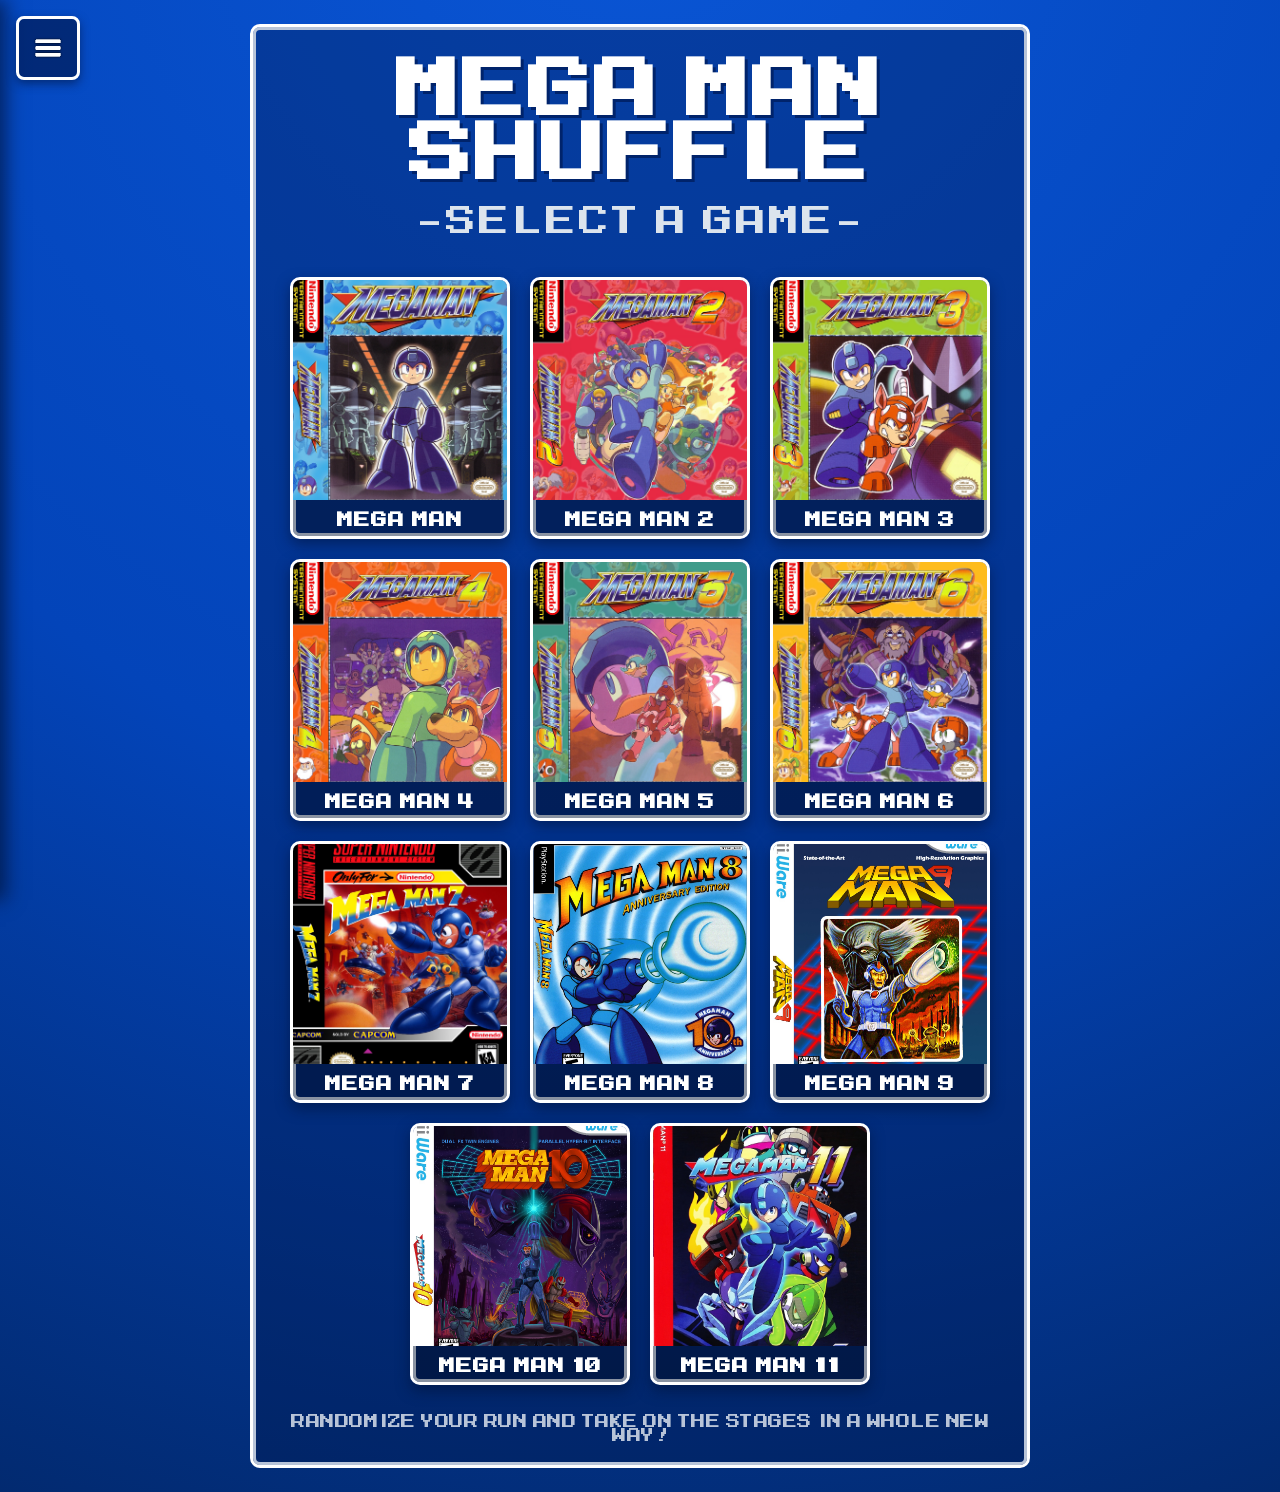
<file: index.html>
<!DOCTYPE html>
<html lang="en">
<head>
    <meta charset="UTF-8">
    <meta name="viewport" content="width=device-width, initial-scale=1.0">
    <title>Mega Man Shuffle</title>
    <link rel="icon" type="image/png" href="assets/favicon.png">
    <link rel="stylesheet" href="style.css">
</head>
<body>
    <button id="menu-btn" type="button" aria-label="Select game" aria-expanded="false" aria-controls="game-menu">
        <img id="menu-icon" alt="">
    </button>
    <div id="menu-overlay" class="menu-overlay"></div>
    <nav id="game-menu" class="game-menu" aria-hidden="true">
        <button id="home-btn" type="button" class="game-option">Home</button>
        <p class="game-menu-title">Classic Series</p>
        <ul id="game-list" class="game-list"></ul>
        <div class="menu-donate">
         <style>.pp-8ZA954SJUMY6G{text-align:left;border:none;border-radius:0.25rem;min-width:11.625rem;padding:0 2rem;height:2.625rem;font-weight:bold;background-color:#FFD140;color:#000000;font-family:'Mega Man 2','Helvetica Neue',Arial,sans-serif;font-size:1rem;line-height:1.25rem;cursor:pointer;}</style>
         <form action="https://www.paypal.com/ncp/payment/8ZA954SJUMY6G" method="post" target="_blank" style="display:inline-grid;justify-items:center;align-content:start;gap:0.5rem;">
         <input class="pp-8ZA954SJUMY6G" type="submit" value="Donate" />
         </form>
        </div>
    </nav>
    
    <section id="home-view" class="home-view">
        <h1 class="home-title">Mega Man Shuffle</h1>
        <br>
        <p class="subtitle">-Select a Game-</p>
        <br>
        <div id="game-covers" class="game-covers"></div>
        <p class="flavor-text">Randomize your run and take on the stages in a whole new way!</p>
    </section>

    <script src="shared/app.js"></script>
</body>
</html>
</file>
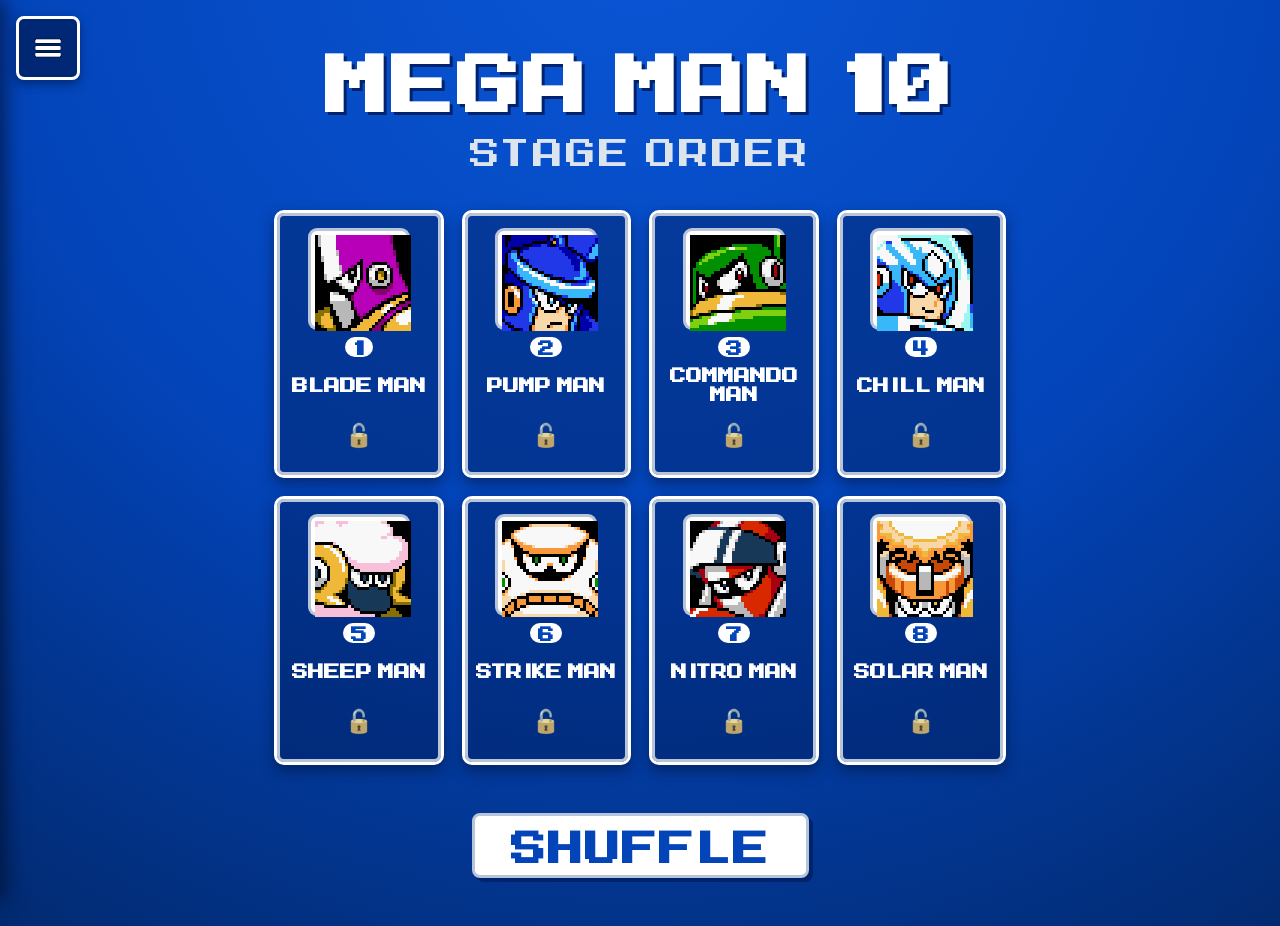
<file: mega-man-10/index.html>
<!DOCTYPE html>
<html lang="en">
<head>
    <meta charset="UTF-8">
    <meta name="viewport" content="width=device-width, initial-scale=1.0">
    <title>Mega Man 10 Shuffle</title>
    <link rel="icon" type="image/png" href="../assets/favicon.png">
    <link rel="stylesheet" href="../style.css">
</head>
<body>
    <button id="menu-btn" type="button" aria-label="Select game" aria-expanded="false" aria-controls="game-menu">
        <img id="menu-icon" alt="">
    </button>
    <div id="menu-overlay" class="menu-overlay"></div>
    <nav id="game-menu" class="game-menu" aria-hidden="true">
        <button id="home-btn" type="button" class="game-option">Home</button>
        <p class="game-menu-title">Classic Series</p>
        <ul id="game-list" class="game-list"></ul>
        <div class="menu-donate">
         <style>.pp-8ZA954SJUMY6G{text-align:left;border:none;border-radius:0.25rem;min-width:11.625rem;padding:0 2rem;height:2.625rem;font-weight:bold;background-color:#FFD140;color:#000000;font-family:'Mega Man 2','Helvetica Neue',Arial,sans-serif;font-size:1rem;line-height:1.25rem;cursor:pointer;}</style>
         <form action="https://www.paypal.com/ncp/payment/8ZA954SJUMY6G" method="post" target="_blank" style="display:inline-grid;justify-items:center;align-content:start;gap:0.5rem;">
         <input class="pp-8ZA954SJUMY6G" type="submit" value="Donate" />
         </form>
        </div>
    </nav>

    <main id="game-view" class="container" data-game-id="10">
        <h1 id="game-title"></h1>
        <br>
        <p class="subtitle">Stage Order</p>
        <br>
        <div id="boss-grid" class="boss-grid"></div>
        <br>

        <button id="shuffle-btn" type="button">Shuffle</button>
    </main>

    <script src="../shared/app.js"></script>
</body>
</html>
</file>
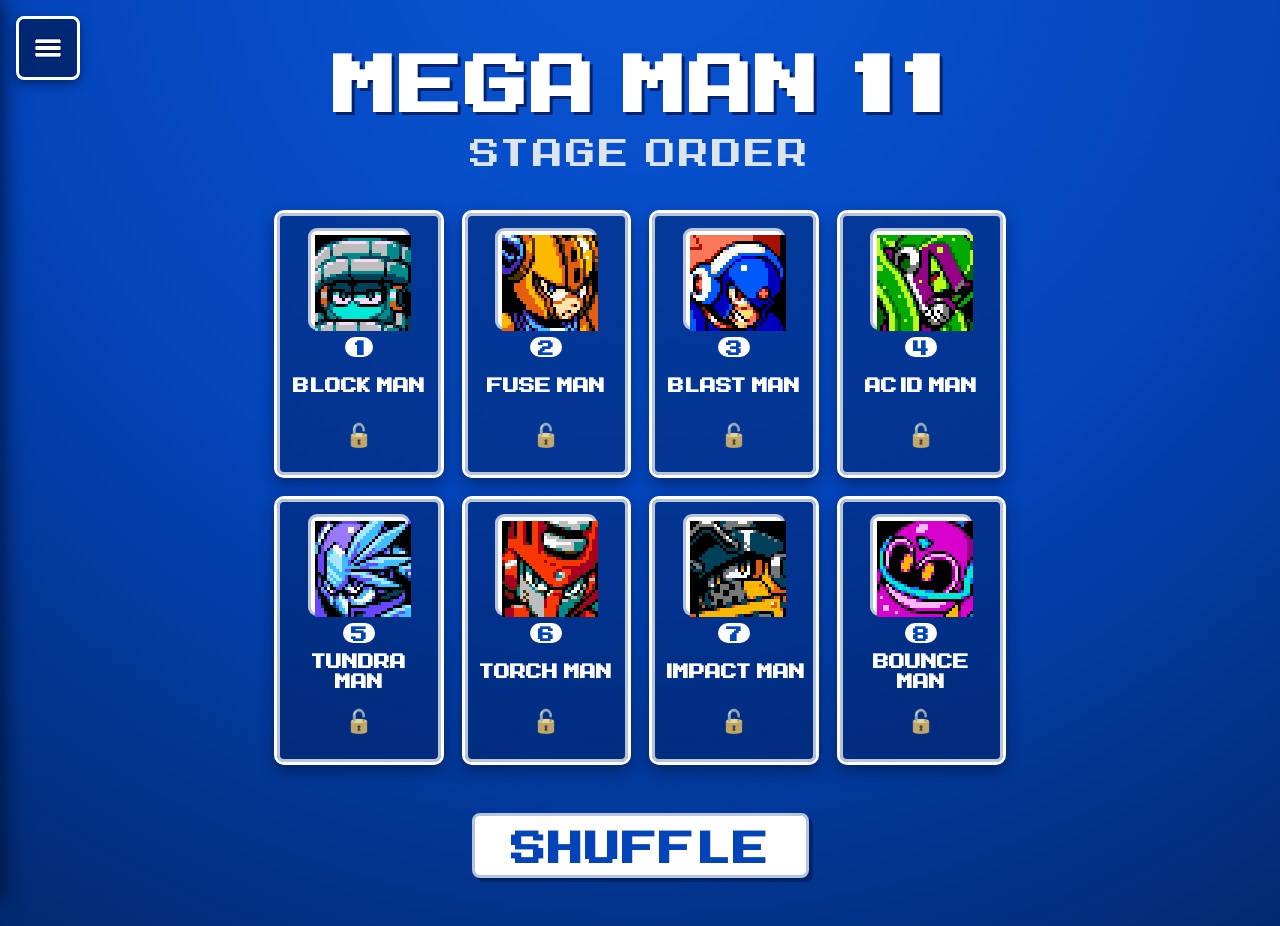
<file: mega-man-11/index.html>
<!DOCTYPE html>
<html lang="en">
<head>
    <meta charset="UTF-8">
    <meta name="viewport" content="width=device-width, initial-scale=1.0">
    <title>Mega Man 11 Shuffle</title>
    <link rel="icon" type="image/png" href="../assets/favicon.png">
    <link rel="stylesheet" href="../style.css">
</head>
<body>
    <button id="menu-btn" type="button" aria-label="Select game" aria-expanded="false" aria-controls="game-menu">
        <img id="menu-icon" alt="">
    </button>
    <div id="menu-overlay" class="menu-overlay"></div>
    <nav id="game-menu" class="game-menu" aria-hidden="true">
        <button id="home-btn" type="button" class="game-option">Home</button>
        <p class="game-menu-title">Classic Series</p>
        <ul id="game-list" class="game-list"></ul>
        <div class="menu-donate">
         <style>.pp-8ZA954SJUMY6G{text-align:left;border:none;border-radius:0.25rem;min-width:11.625rem;padding:0 2rem;height:2.625rem;font-weight:bold;background-color:#FFD140;color:#000000;font-family:'Mega Man 2','Helvetica Neue',Arial,sans-serif;font-size:1rem;line-height:1.25rem;cursor:pointer;}</style>
         <form action="https://www.paypal.com/ncp/payment/8ZA954SJUMY6G" method="post" target="_blank" style="display:inline-grid;justify-items:center;align-content:start;gap:0.5rem;">
         <input class="pp-8ZA954SJUMY6G" type="submit" value="Donate" />
         </form>
        </div>
    </nav>

    <main id="game-view" class="container" data-game-id="11">
        <h1 id="game-title"></h1>
        <br>
        <p class="subtitle">Stage Order</p>
        <br>
        <div id="boss-grid" class="boss-grid"></div>
        <br>

        <button id="shuffle-btn" type="button">Shuffle</button>
    </main>

    <script src="../shared/app.js"></script>
</body>
</html>
</file>
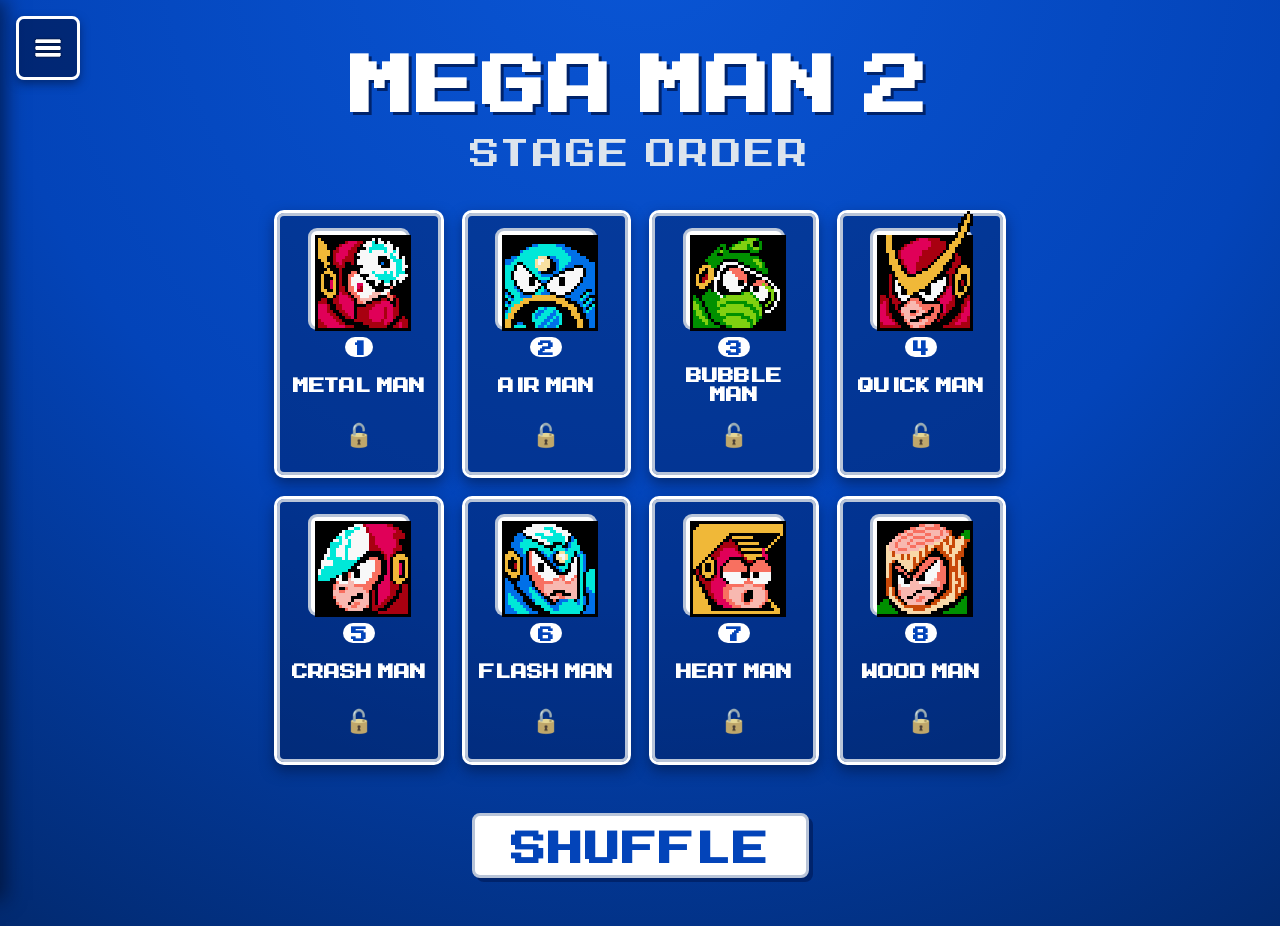
<file: mega-man-2/index.html>
<!DOCTYPE html>
<html lang="en">
<head>
    <meta charset="UTF-8">
    <meta name="viewport" content="width=device-width, initial-scale=1.0">
    <title>Mega Man 2 Shuffle</title>
    <link rel="icon" type="image/png" href="../assets/favicon.png">
    <link rel="stylesheet" href="../style.css">
</head>
<body>
    <button id="menu-btn" type="button" aria-label="Select game" aria-expanded="false" aria-controls="game-menu">
        <img id="menu-icon" alt="">
    </button>
    <div id="menu-overlay" class="menu-overlay"></div>
    <nav id="game-menu" class="game-menu" aria-hidden="true">
        <button id="home-btn" type="button" class="game-option">Home</button>
        <p class="game-menu-title">Classic Series</p>
        <ul id="game-list" class="game-list"></ul>
        <div class="menu-donate">
         <style>.pp-8ZA954SJUMY6G{text-align:left;border:none;border-radius:0.25rem;min-width:11.625rem;padding:0 2rem;height:2.625rem;font-weight:bold;background-color:#FFD140;color:#000000;font-family:'Mega Man 2','Helvetica Neue',Arial,sans-serif;font-size:1rem;line-height:1.25rem;cursor:pointer;}</style>
         <form action="https://www.paypal.com/ncp/payment/8ZA954SJUMY6G" method="post" target="_blank" style="display:inline-grid;justify-items:center;align-content:start;gap:0.5rem;">
         <input class="pp-8ZA954SJUMY6G" type="submit" value="Donate" />
         </form>
        </div>
    </nav>

    <main id="game-view" class="container" data-game-id="2">
        <h1 id="game-title"></h1>
        <br>
        <p class="subtitle">Stage Order</p>
        <br>
        <div id="boss-grid" class="boss-grid"></div>
        <br>

        <button id="shuffle-btn" type="button">Shuffle</button>
    </main>

    <script src="../shared/app.js"></script>
</body>
</html>
</file>
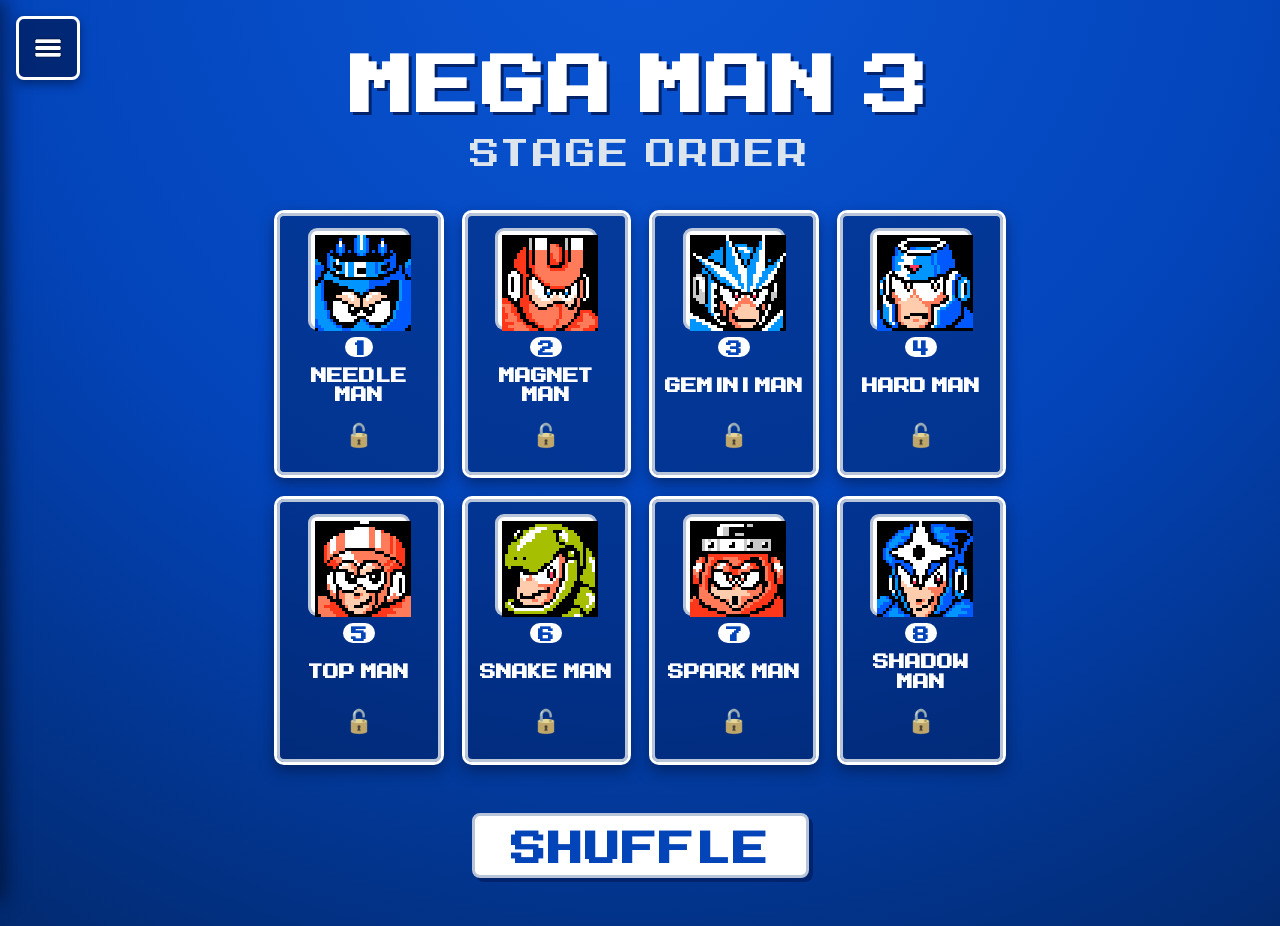
<file: mega-man-3/index.html>
<!DOCTYPE html>
<html lang="en">
<head>
    <meta charset="UTF-8">
    <meta name="viewport" content="width=device-width, initial-scale=1.0">
    <title>Mega Man 3 Shuffle</title>
    <link rel="icon" type="image/png" href="../assets/favicon.png">
    <link rel="stylesheet" href="../style.css">
</head>
<body>
    <button id="menu-btn" type="button" aria-label="Select game" aria-expanded="false" aria-controls="game-menu">
        <img id="menu-icon" alt="">
    </button>
    <div id="menu-overlay" class="menu-overlay"></div>
    <nav id="game-menu" class="game-menu" aria-hidden="true">
        <button id="home-btn" type="button" class="game-option">Home</button>
        <p class="game-menu-title">Classic Series</p>
        <ul id="game-list" class="game-list"></ul>
        <div class="menu-donate">
         <style>.pp-8ZA954SJUMY6G{text-align:left;border:none;border-radius:0.25rem;min-width:11.625rem;padding:0 2rem;height:2.625rem;font-weight:bold;background-color:#FFD140;color:#000000;font-family:'Mega Man 2','Helvetica Neue',Arial,sans-serif;font-size:1rem;line-height:1.25rem;cursor:pointer;}</style>
         <form action="https://www.paypal.com/ncp/payment/8ZA954SJUMY6G" method="post" target="_blank" style="display:inline-grid;justify-items:center;align-content:start;gap:0.5rem;">
         <input class="pp-8ZA954SJUMY6G" type="submit" value="Donate" />
         </form>
        </div>
    </nav>

    <main id="game-view" class="container" data-game-id="3">
        <h1 id="game-title"></h1>
        <br>
        <p class="subtitle">Stage Order</p>
        <br>
        <div id="boss-grid" class="boss-grid"></div>
        <br>

        <button id="shuffle-btn" type="button">Shuffle</button>
    </main>

    <script src="../shared/app.js"></script>
</body>
</html>
</file>
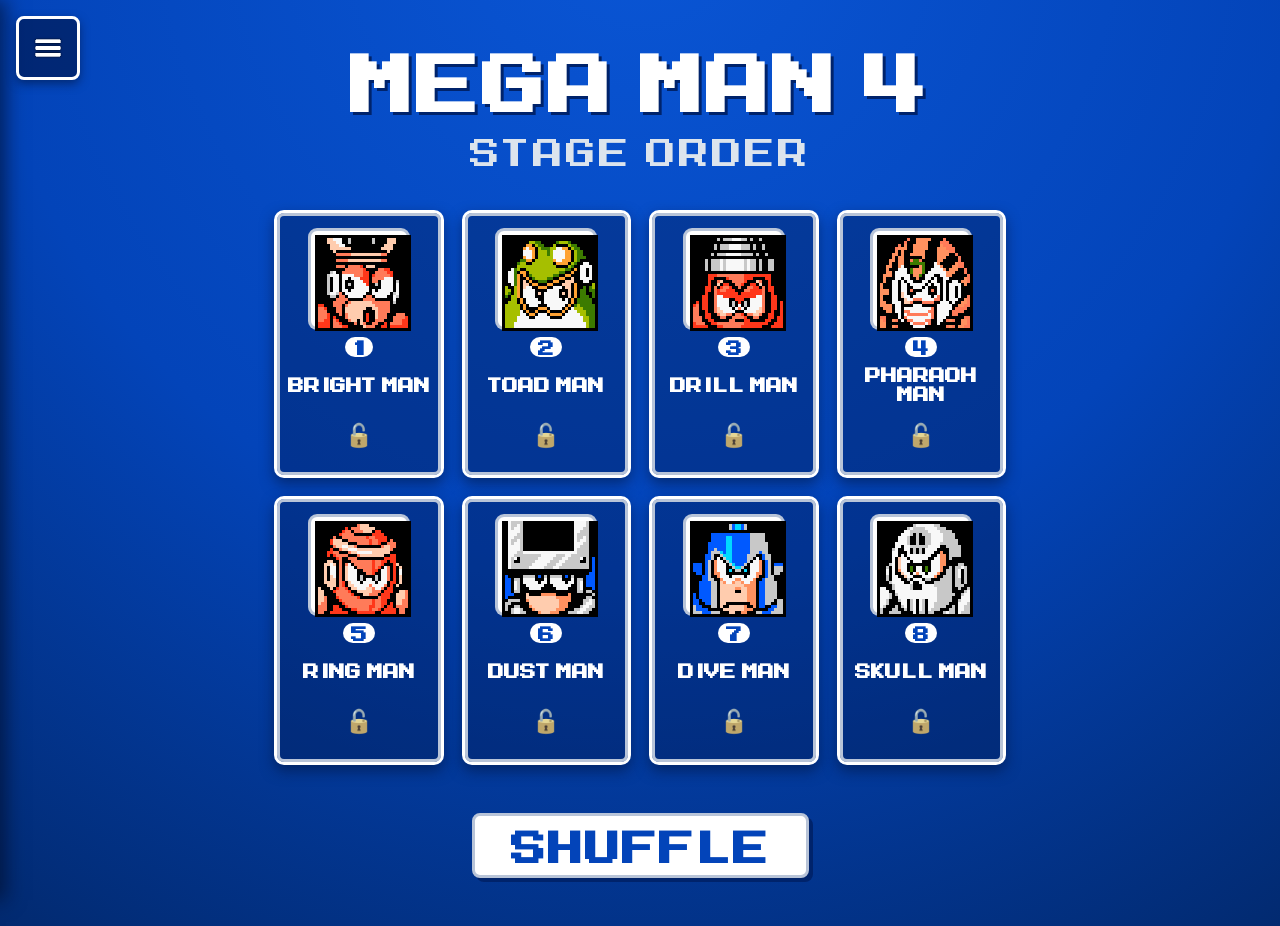
<file: mega-man-4/index.html>
<!DOCTYPE html>
<html lang="en">
<head>
    <meta charset="UTF-8">
    <meta name="viewport" content="width=device-width, initial-scale=1.0">
    <title>Mega Man 4 Shuffle</title>
    <link rel="icon" type="image/png" href="../assets/favicon.png">
    <link rel="stylesheet" href="../style.css">
</head>
<body>
    <button id="menu-btn" type="button" aria-label="Select game" aria-expanded="false" aria-controls="game-menu">
        <img id="menu-icon" alt="">
    </button>
    <div id="menu-overlay" class="menu-overlay"></div>
    <nav id="game-menu" class="game-menu" aria-hidden="true">
        <button id="home-btn" type="button" class="game-option">Home</button>
        <p class="game-menu-title">Classic Series</p>
        <ul id="game-list" class="game-list"></ul>
        <div class="menu-donate">
         <style>.pp-8ZA954SJUMY6G{text-align:left;border:none;border-radius:0.25rem;min-width:11.625rem;padding:0 2rem;height:2.625rem;font-weight:bold;background-color:#FFD140;color:#000000;font-family:'Mega Man 2','Helvetica Neue',Arial,sans-serif;font-size:1rem;line-height:1.25rem;cursor:pointer;}</style>
         <form action="https://www.paypal.com/ncp/payment/8ZA954SJUMY6G" method="post" target="_blank" style="display:inline-grid;justify-items:center;align-content:start;gap:0.5rem;">
         <input class="pp-8ZA954SJUMY6G" type="submit" value="Donate" />
         </form>
        </div>
    </nav>

    <main id="game-view" class="container" data-game-id="4">
        <h1 id="game-title"></h1>
        <br>
        <p class="subtitle">Stage Order</p>
        <br>
        <div id="boss-grid" class="boss-grid"></div>
        <br>

        <button id="shuffle-btn" type="button">Shuffle</button>
    </main>

    <script src="../shared/app.js"></script>
</body>
</html>
</file>
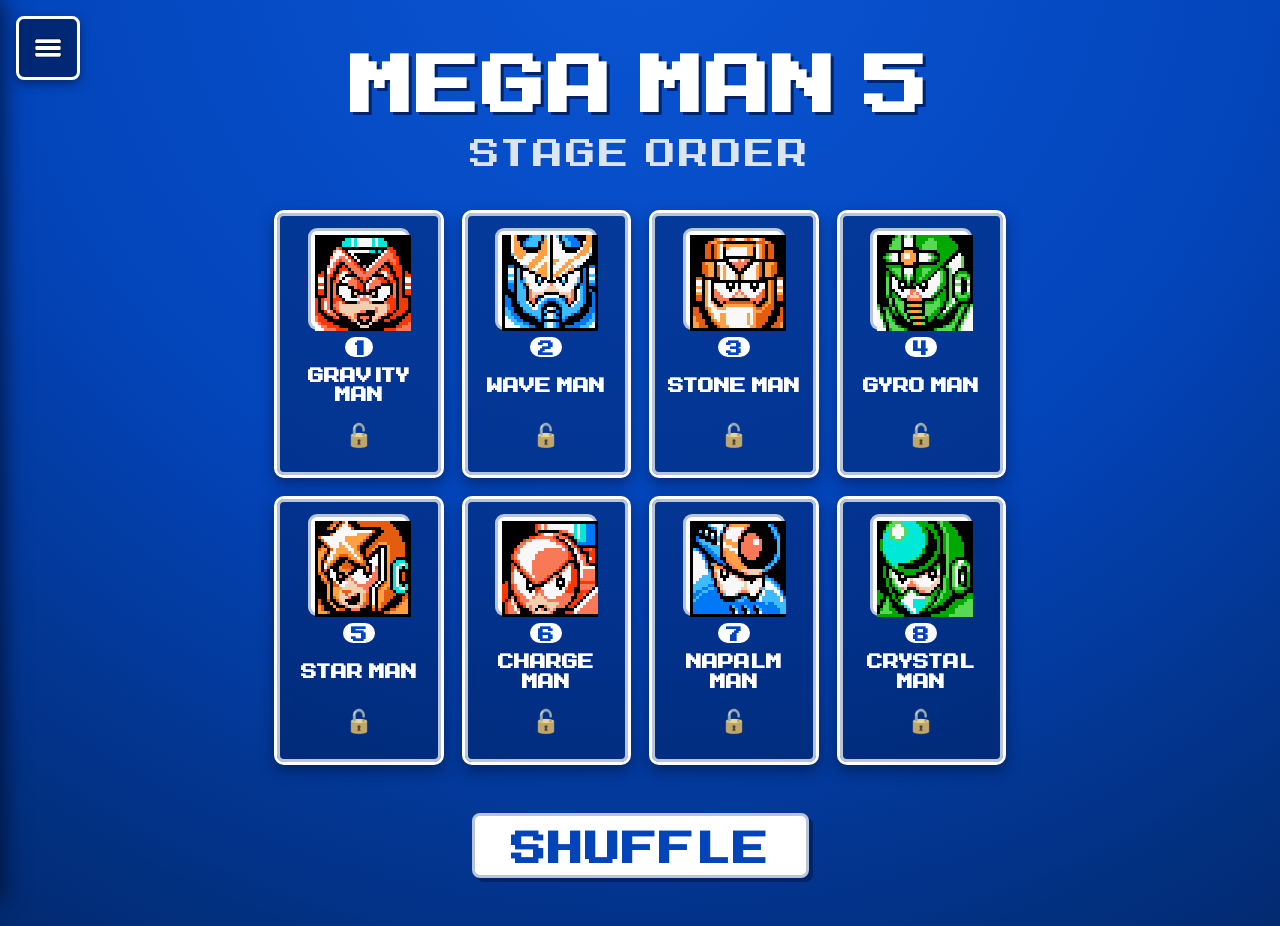
<file: mega-man-5/index.html>
<!DOCTYPE html>
<html lang="en">
<head>
    <meta charset="UTF-8">
    <meta name="viewport" content="width=device-width, initial-scale=1.0">
    <title>Mega Man 5 Shuffle</title>
    <link rel="icon" type="image/png" href="../assets/favicon.png">
    <link rel="stylesheet" href="../style.css">
</head>
<body>
    <button id="menu-btn" type="button" aria-label="Select game" aria-expanded="false" aria-controls="game-menu">
        <img id="menu-icon" alt="">
    </button>
    <div id="menu-overlay" class="menu-overlay"></div>
    <nav id="game-menu" class="game-menu" aria-hidden="true">
        <button id="home-btn" type="button" class="game-option">Home</button>
        <p class="game-menu-title">Classic Series</p>
        <ul id="game-list" class="game-list"></ul>
        <div class="menu-donate">
         <style>.pp-8ZA954SJUMY6G{text-align:left;border:none;border-radius:0.25rem;min-width:11.625rem;padding:0 2rem;height:2.625rem;font-weight:bold;background-color:#FFD140;color:#000000;font-family:'Mega Man 2','Helvetica Neue',Arial,sans-serif;font-size:1rem;line-height:1.25rem;cursor:pointer;}</style>
         <form action="https://www.paypal.com/ncp/payment/8ZA954SJUMY6G" method="post" target="_blank" style="display:inline-grid;justify-items:center;align-content:start;gap:0.5rem;">
         <input class="pp-8ZA954SJUMY6G" type="submit" value="Donate" />
         </form>
        </div>
    </nav>

    <main id="game-view" class="container" data-game-id="5">
        <h1 id="game-title"></h1>
        <br>
        <p class="subtitle">Stage Order</p>
        <br>
        <div id="boss-grid" class="boss-grid"></div>
        <br>

        <button id="shuffle-btn" type="button">Shuffle</button>
    </main>

    <script src="../shared/app.js"></script>
</body>
</html>
</file>
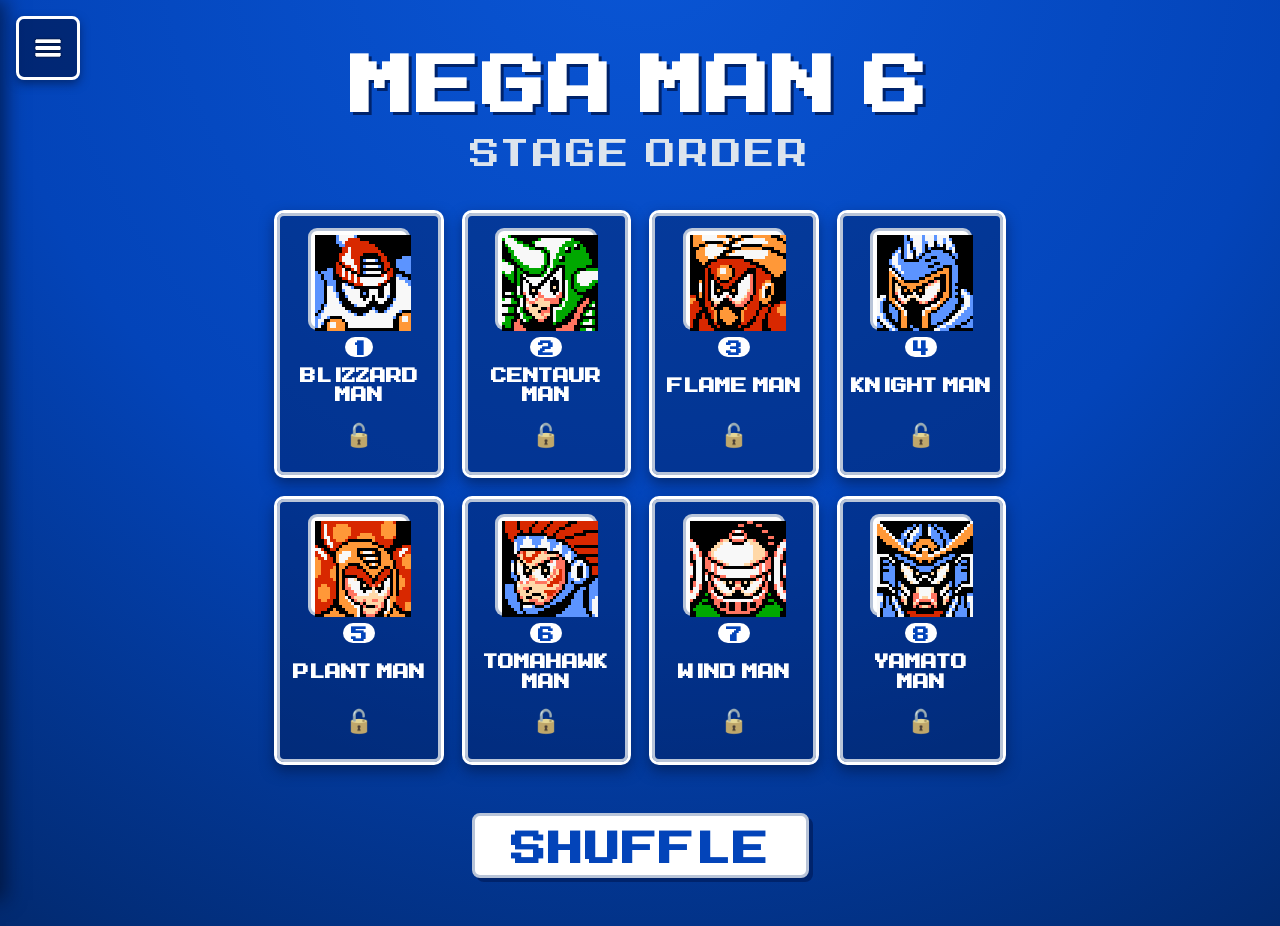
<file: mega-man-6/index.html>
<!DOCTYPE html>
<html lang="en">
<head>
    <meta charset="UTF-8">
    <meta name="viewport" content="width=device-width, initial-scale=1.0">
    <title>Mega Man 6 Shuffle</title>
    <link rel="icon" type="image/png" href="../assets/favicon.png">
    <link rel="stylesheet" href="../style.css">
</head>
<body>
    <button id="menu-btn" type="button" aria-label="Select game" aria-expanded="false" aria-controls="game-menu">
        <img id="menu-icon" alt="">
    </button>
    <div id="menu-overlay" class="menu-overlay"></div>
    <nav id="game-menu" class="game-menu" aria-hidden="true">
        <button id="home-btn" type="button" class="game-option">Home</button>
        <p class="game-menu-title">Classic Series</p>
        <ul id="game-list" class="game-list"></ul>
        <div class="menu-donate">
         <style>.pp-8ZA954SJUMY6G{text-align:left;border:none;border-radius:0.25rem;min-width:11.625rem;padding:0 2rem;height:2.625rem;font-weight:bold;background-color:#FFD140;color:#000000;font-family:'Mega Man 2','Helvetica Neue',Arial,sans-serif;font-size:1rem;line-height:1.25rem;cursor:pointer;}</style>
         <form action="https://www.paypal.com/ncp/payment/8ZA954SJUMY6G" method="post" target="_blank" style="display:inline-grid;justify-items:center;align-content:start;gap:0.5rem;">
         <input class="pp-8ZA954SJUMY6G" type="submit" value="Donate" />
         </form>
        </div>
    </nav>

    <main id="game-view" class="container" data-game-id="6">
        <h1 id="game-title"></h1>
        <br>
        <p class="subtitle">Stage Order</p>
        <br>
        <div id="boss-grid" class="boss-grid"></div>
        <br>

        <button id="shuffle-btn" type="button">Shuffle</button>
    </main>

    <script src="../shared/app.js"></script>
</body>
</html>
</file>
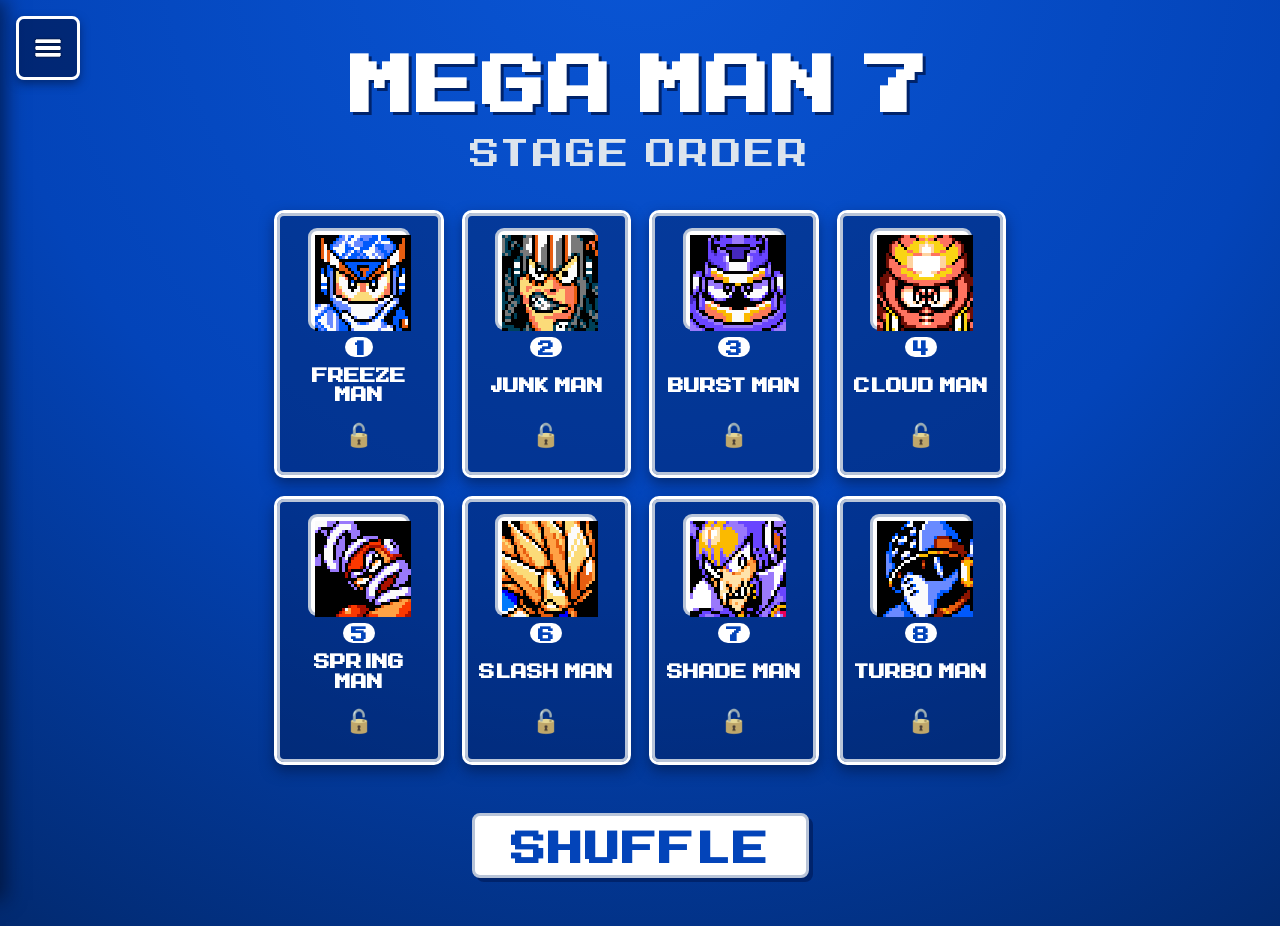
<file: mega-man-7/index.html>
<!DOCTYPE html>
<html lang="en">
<head>
    <meta charset="UTF-8">
    <meta name="viewport" content="width=device-width, initial-scale=1.0">
    <title>Mega Man 7 Shuffle</title>
    <link rel="icon" type="image/png" href="../assets/favicon.png">
    <link rel="stylesheet" href="../style.css">
</head>
<body>
    <button id="menu-btn" type="button" aria-label="Select game" aria-expanded="false" aria-controls="game-menu">
        <img id="menu-icon" alt="">
    </button>
    <div id="menu-overlay" class="menu-overlay"></div>
    <nav id="game-menu" class="game-menu" aria-hidden="true">
        <button id="home-btn" type="button" class="game-option">Home</button>
        <p class="game-menu-title">Classic Series</p>
        <ul id="game-list" class="game-list"></ul>
        <div class="menu-donate">
         <style>.pp-8ZA954SJUMY6G{text-align:left;border:none;border-radius:0.25rem;min-width:11.625rem;padding:0 2rem;height:2.625rem;font-weight:bold;background-color:#FFD140;color:#000000;font-family:'Mega Man 2','Helvetica Neue',Arial,sans-serif;font-size:1rem;line-height:1.25rem;cursor:pointer;}</style>
         <form action="https://www.paypal.com/ncp/payment/8ZA954SJUMY6G" method="post" target="_blank" style="display:inline-grid;justify-items:center;align-content:start;gap:0.5rem;">
         <input class="pp-8ZA954SJUMY6G" type="submit" value="Donate" />
         </form>
        </div>
    </nav>

    <main id="game-view" class="container" data-game-id="7">
        <h1 id="game-title"></h1>
        <br>
        <p class="subtitle">Stage Order</p>
        <br>
        <div id="boss-grid" class="boss-grid"></div>
        <br>

        <button id="shuffle-btn" type="button">Shuffle</button>
    </main>

    <script src="../shared/app.js"></script>
</body>
</html>
</file>
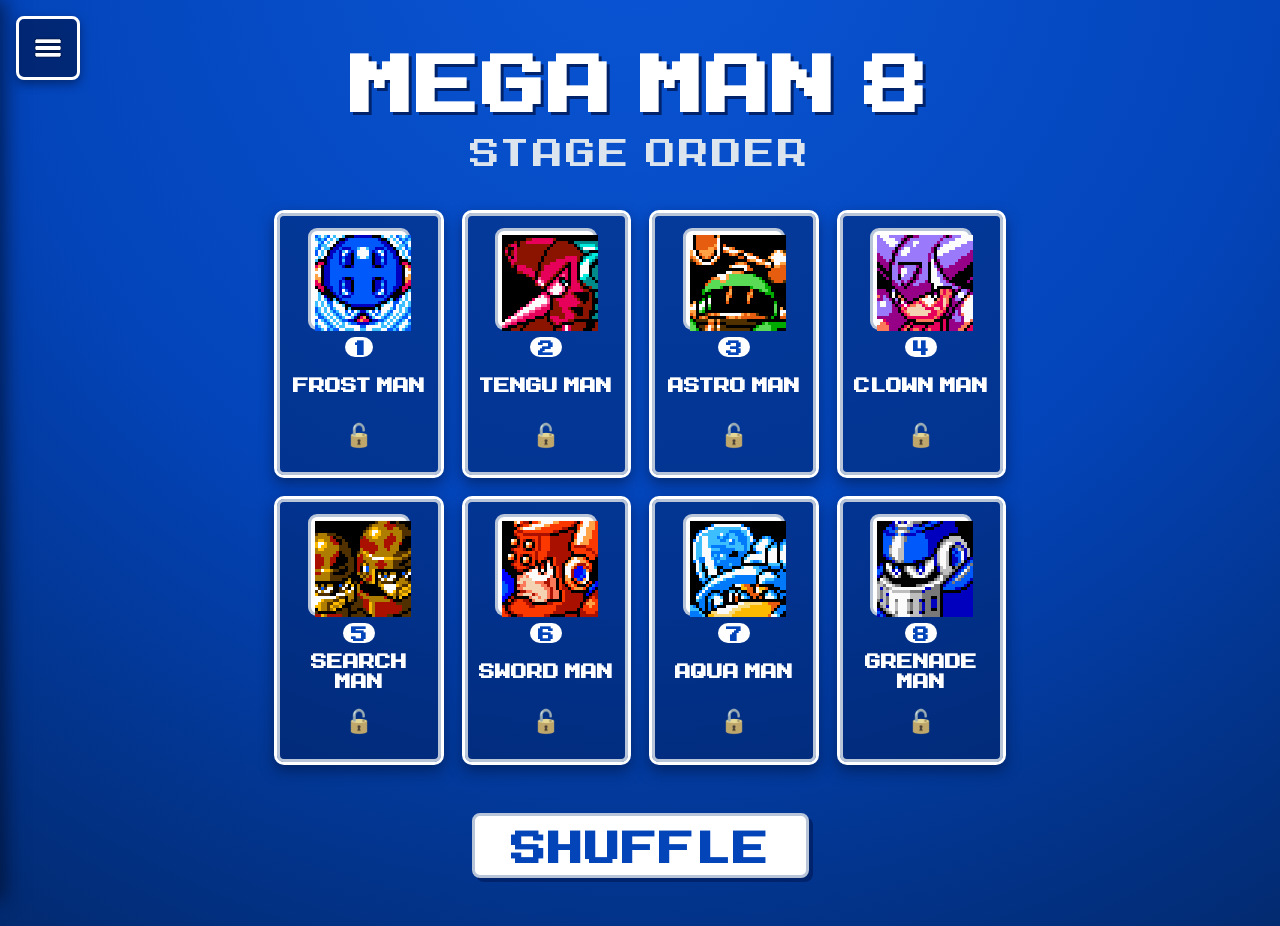
<file: mega-man-8/index.html>
<!DOCTYPE html>
<html lang="en">
<head>
    <meta charset="UTF-8">
    <meta name="viewport" content="width=device-width, initial-scale=1.0">
    <title>Mega Man 8 Shuffle</title>
    <link rel="icon" type="image/png" href="../assets/favicon.png">
    <link rel="stylesheet" href="../style.css">
</head>
<body>
    <button id="menu-btn" type="button" aria-label="Select game" aria-expanded="false" aria-controls="game-menu">
        <img id="menu-icon" alt="">
    </button>
    <div id="menu-overlay" class="menu-overlay"></div>
    <nav id="game-menu" class="game-menu" aria-hidden="true">
        <button id="home-btn" type="button" class="game-option">Home</button>
        <p class="game-menu-title">Classic Series</p>
        <ul id="game-list" class="game-list"></ul>
        <div class="menu-donate">
         <style>.pp-8ZA954SJUMY6G{text-align:left;border:none;border-radius:0.25rem;min-width:11.625rem;padding:0 2rem;height:2.625rem;font-weight:bold;background-color:#FFD140;color:#000000;font-family:'Mega Man 2','Helvetica Neue',Arial,sans-serif;font-size:1rem;line-height:1.25rem;cursor:pointer;}</style>
         <form action="https://www.paypal.com/ncp/payment/8ZA954SJUMY6G" method="post" target="_blank" style="display:inline-grid;justify-items:center;align-content:start;gap:0.5rem;">
         <input class="pp-8ZA954SJUMY6G" type="submit" value="Donate" />
         </form>
        </div>
    </nav>

    <main id="game-view" class="container" data-game-id="8">
        <h1 id="game-title"></h1>
        <br>
        <p class="subtitle">Stage Order</p>
        <br>
        <div id="boss-grid" class="boss-grid"></div>
        <br>

        <button id="shuffle-btn" type="button">Shuffle</button>
    </main>

    <script src="../shared/app.js"></script>
</body>
</html>
</file>
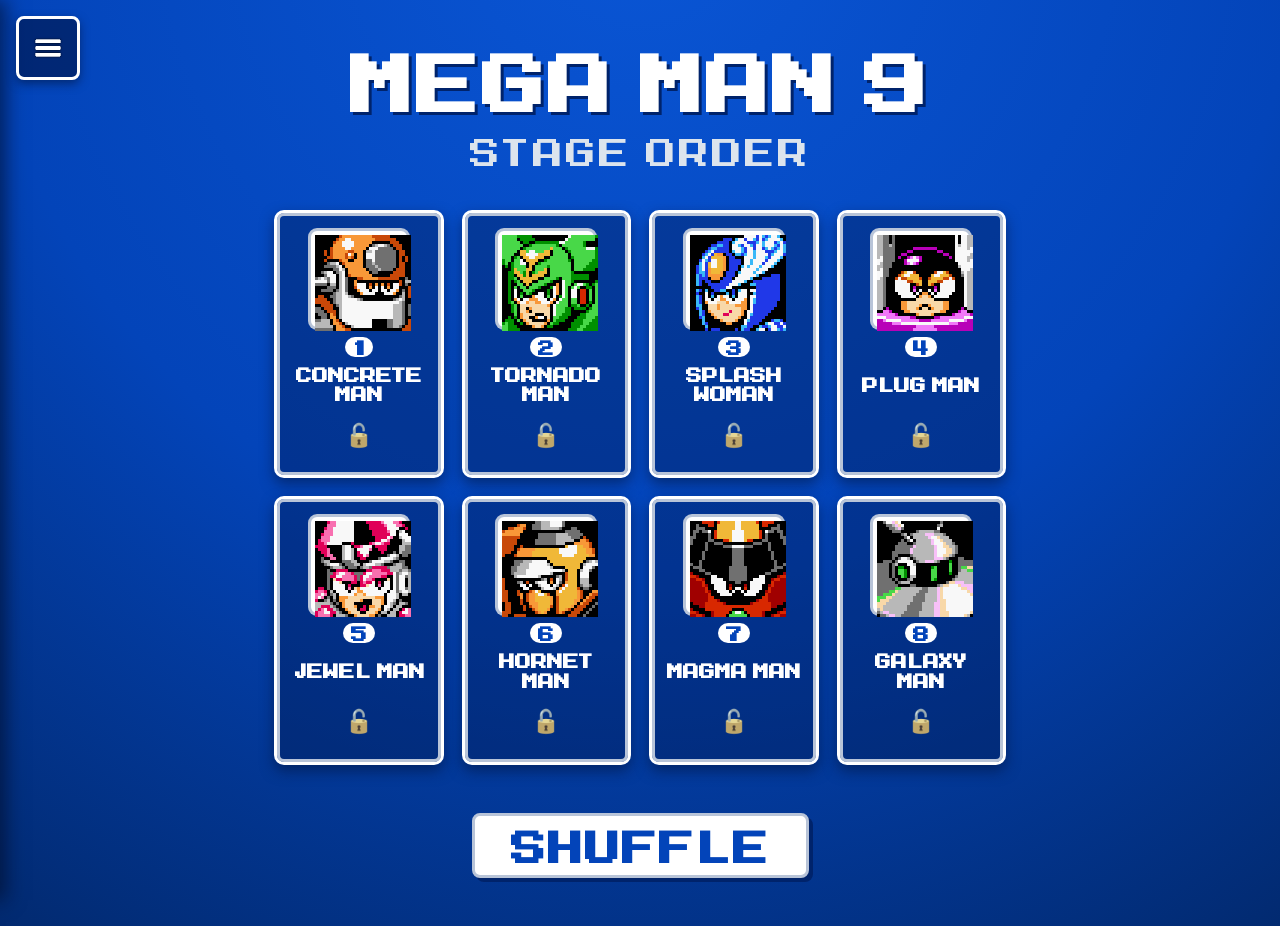
<file: mega-man-9/index.html>
<!DOCTYPE html>
<html lang="en">
<head>
    <meta charset="UTF-8">
    <meta name="viewport" content="width=device-width, initial-scale=1.0">
    <title>Mega Man 9 Shuffle</title>
    <link rel="icon" type="image/png" href="../assets/favicon.png">
    <link rel="stylesheet" href="../style.css">
</head>
<body>
    <button id="menu-btn" type="button" aria-label="Select game" aria-expanded="false" aria-controls="game-menu">
        <img id="menu-icon" alt="">
    </button>
    <div id="menu-overlay" class="menu-overlay"></div>
    <nav id="game-menu" class="game-menu" aria-hidden="true">
        <button id="home-btn" type="button" class="game-option">Home</button>
        <p class="game-menu-title">Classic Series</p>
        <ul id="game-list" class="game-list"></ul>
        <div class="menu-donate">
         <style>.pp-8ZA954SJUMY6G{text-align:left;border:none;border-radius:0.25rem;min-width:11.625rem;padding:0 2rem;height:2.625rem;font-weight:bold;background-color:#FFD140;color:#000000;font-family:'Mega Man 2','Helvetica Neue',Arial,sans-serif;font-size:1rem;line-height:1.25rem;cursor:pointer;}</style>
         <form action="https://www.paypal.com/ncp/payment/8ZA954SJUMY6G" method="post" target="_blank" style="display:inline-grid;justify-items:center;align-content:start;gap:0.5rem;">
         <input class="pp-8ZA954SJUMY6G" type="submit" value="Donate" />
         </form>
        </div>
    </nav>

    <main id="game-view" class="container" data-game-id="9">
        <h1 id="game-title"></h1>
        <br>
        <p class="subtitle">Stage Order</p>
        <br>
        <div id="boss-grid" class="boss-grid"></div>
        <br>

        <button id="shuffle-btn" type="button">Shuffle</button>
    </main>

    <script src="../shared/app.js"></script>
</body>
</html>
</file>
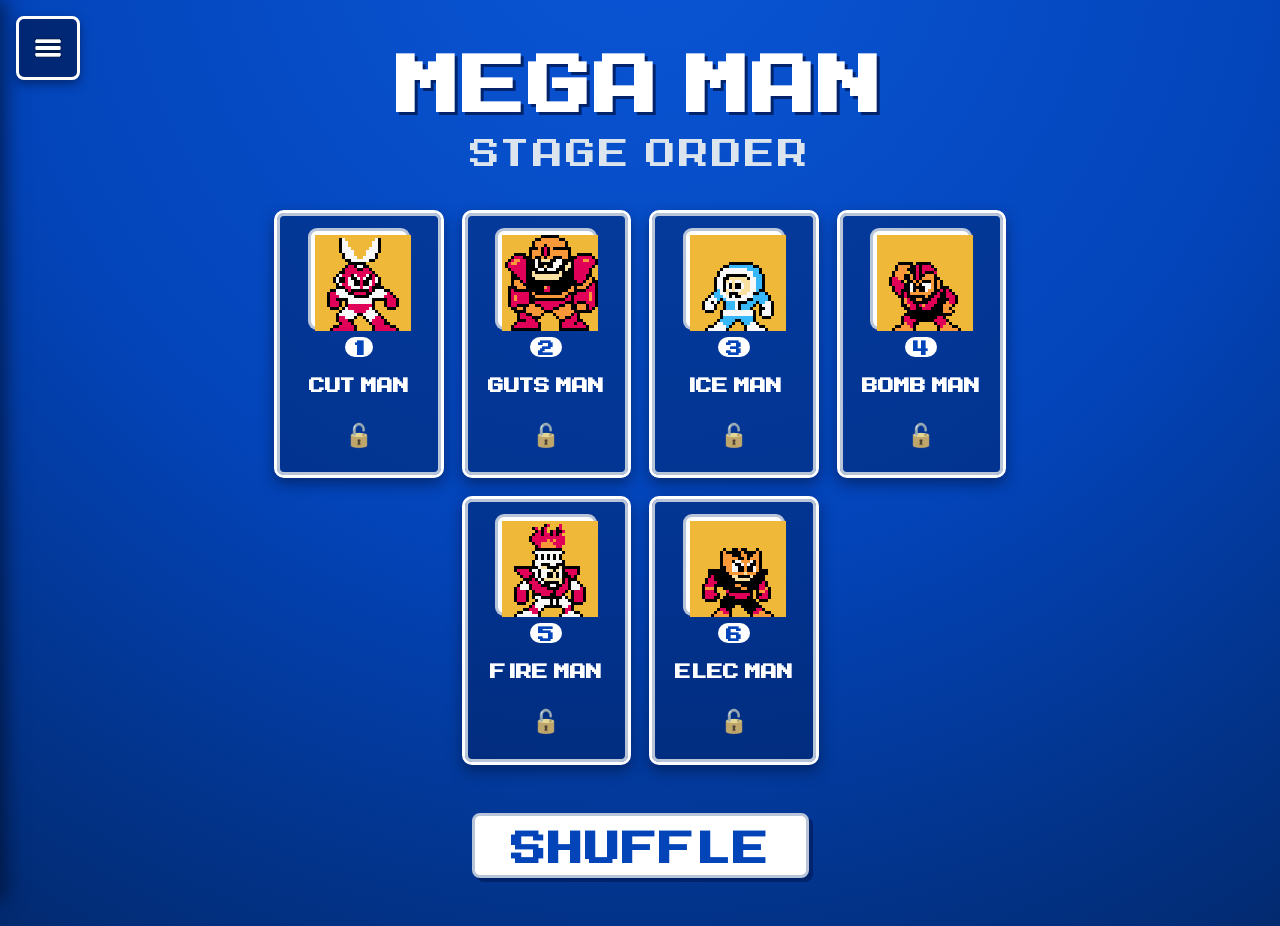
<file: mega-man/index.html>
<!DOCTYPE html>
<html lang="en">
<head>
    <meta charset="UTF-8">
    <meta name="viewport" content="width=device-width, initial-scale=1.0">
    <title>Mega Man Shuffle</title>
    <link rel="icon" type="image/png" href="../assets/favicon.png">
    <link rel="stylesheet" href="../style.css">
</head>
<body>
    <button id="menu-btn" type="button" aria-label="Select game" aria-expanded="false" aria-controls="game-menu">
        <img id="menu-icon" alt="">
    </button>
    <div id="menu-overlay" class="menu-overlay"></div>
    <nav id="game-menu" class="game-menu" aria-hidden="true">
        <button id="home-btn" type="button" class="game-option">Home</button>
        <p class="game-menu-title">Classic Series</p>
        <ul id="game-list" class="game-list"></ul>
        <div class="menu-donate">
         <style>.pp-8ZA954SJUMY6G{text-align:left;border:none;border-radius:0.25rem;min-width:11.625rem;padding:0 2rem;height:2.625rem;font-weight:bold;background-color:#FFD140;color:#000000;font-family:'Mega Man 2','Helvetica Neue',Arial,sans-serif;font-size:1rem;line-height:1.25rem;cursor:pointer;}</style>
         <form action="https://www.paypal.com/ncp/payment/8ZA954SJUMY6G" method="post" target="_blank" style="display:inline-grid;justify-items:center;align-content:start;gap:0.5rem;">
         <input class="pp-8ZA954SJUMY6G" type="submit" value="Donate" />
         </form>
        </div>
    </nav>

    <main id="game-view" class="container" data-game-id="1">
        <h1 id="game-title"></h1>
        <br>
        <p class="subtitle">Stage Order</p>
        <br>
        <div id="boss-grid" class="boss-grid"></div>
        <br>

        <button id="shuffle-btn" type="button">Shuffle</button>
    </main>

    <script src="../shared/app.js"></script>
</body>
</html>
</file>
<file: style.css>
@font-face {
    font-family: 'Mega Man 2';
    src: url('assets/megaman_2.ttf') format('truetype');
    font-weight: normal;
    font-style: normal;
    font-display: swap;
}

* {
    margin: 0;
    padding: 0;
    box-sizing: border-box;
}

:root {
    --menu-btn-size: clamp(44px, 5vw, 72px);
    --menu-btn-offset-y: max(16px, env(safe-area-inset-top));
    --menu-btn-offset-x: max(16px, env(safe-area-inset-left));
}

body {
    min-height: 100vh;
    display: flex;
    align-items: center;
    justify-content: center;
    background: radial-gradient(circle at 50% -10%, #0a56d6 0%, #0344b9 55%, #022a70 100%);
    font-family: 'Mega Man 2', 'Courier New', Courier, monospace;
    color: #ffffff;
    padding: 24px 16px;
    overflow-x: hidden;
}

.container {
    width: 100%;
    max-width: 780px;
    text-align: center;
    padding: 24px;
}

.hidden {
    display: none;
}

h1 {
    font-size: clamp(3rem, 5vw, 4rem);
    letter-spacing: 2px;
    text-transform: uppercase;
    text-shadow: 3px 3px 0 #00236b;
    overflow-wrap: break-word;
    word-break: break-word;
}

.home-view {
    width: 100%;
    max-width: 780px;
    text-align: center;
    padding: 24px;
    background: rgba(0, 20, 70, 0.35);
    border: 3px solid #ffffff;
    border-radius: 10px;
    box-shadow: inset 0 0 0 3px #b8c4d8;
}

.home-title {
    font-size: clamp(3rem, 5vw, 4rem);
    letter-spacing: 2px;
    text-transform: uppercase;
    text-shadow: 3px 3px 0 #00236b;
    overflow-wrap: break-word;
    word-break: break-word;
}

.flavor-text {
    margin-top: 28px;
    color: #b8c4d8;
    font-size: 0.9rem;
    letter-spacing: 0.5px;
}

.game-covers {
    display: flex;
    flex-wrap: wrap;
    justify-content: center;
    gap: 20px;
}

.cover-card {
    width: 220px;
    padding: 0;
    background: rgba(0, 20, 70, 0.35);
    border: 3px solid #ffffff;
    border-radius: 10px;
    overflow: hidden;
    cursor: pointer;
    font-family: inherit;
    color: #ffffff;
    box-shadow: inset 0 0 0 3px #b8c4d8, 0 6px 14px rgba(0, 15, 50, 0.5);
    transition: transform 0.18s ease, border-color 0.18s ease, box-shadow 0.18s ease, filter 0.25s ease, opacity 0.25s ease;
    -webkit-tap-highlight-color: transparent;
    touch-action: manipulation;
}

.game-covers.dimming .cover-card:not(.preview-active) {
    filter: grayscale(85%);
    opacity: 0.6;
}

.cover-card:hover {
    transform: translateY(-4px);
    border-color: #F0B838;
    box-shadow: inset 0 0 0 3px #b8c4d8, 0 10px 18px rgba(0, 15, 50, 0.55);
}

.cover-card img {
    display: block;
    width: 100%;
    height: 220px;
    object-fit: cover;
}

.cover-card .cover-title {
    display: block;
    padding: 10px 8px;
    text-transform: uppercase;
    font-weight: bold;
    letter-spacing: 1px;
    font-size: 1rem;
    background: rgba(0, 0, 0, 0.25);
}

.cover-card.no-cover {
    height: 220px;
    display: flex;
    align-items: center;
    justify-content: center;
}

.cover-card.no-cover .cover-title {
    background: none;
    font-size: 1.3rem;
}

.cover-card:focus-visible {
    outline: 3px solid #F0B838;
    outline-offset: 2px;
}

@media (max-width: 640px) {
    .cover-card {
        width: 45%;
        min-width: 140px;
    }

    .cover-card img,
    .cover-card.no-cover {
        height: 160px;
    }
}

.subtitle {
    margin-top: 8px;
    margin-bottom: 28px;
    color: #dce4ed;
    text-transform: uppercase;
    letter-spacing: 3px;
    font-size: clamp(1.5rem, 5vw, 1.9rem);
}

.boss-grid {
    --cols: 4;
    display: flex;
    flex-wrap: wrap;
    justify-content: center;
    gap: 18px;
}

.boss-card {
    width: calc((100% - (var(--cols) - 1) * 18px) / var(--cols));
    min-width: 160px;
    background: rgba(0, 20, 70, 0.35);
    border: 3px solid #ffffff;
    border-radius: 10px;
    padding: 18px 10px;
    display: flex;
    flex-direction: column;
    align-items: center;
    transition: transform 0.18s ease, border-color 0.18s ease, box-shadow 0.18s ease;
    cursor: grab;
    box-shadow: inset 0 0 0 3px #b8c4d8, 0 6px 14px rgba(0, 15, 50, 0.5);
    -webkit-tap-highlight-color: transparent;
    /* drag handling is fully custom (see attachDragHandlers), so disable native
       touch scrolling/zooming here rather than letting it race with pickup */
    touch-action: none;
    -webkit-touch-callout: none;
    -webkit-user-select: none;
    user-select: none;
}

.boss-card:hover {
    transform: translateY(-4px);
    border-color: #F0B838;
    box-shadow: inset 0 0 0 3px #b8c4d8, 0 10px 18px rgba(0, 15, 50, 0.55);
}

.boss-card.locked {
    border-color: #b8c4d8;
    background: rgba(0, 30, 90, 0.5);
    opacity: 0.8;
    cursor: not-allowed;
}

.boss-card.locked:hover {
    transform: none;
    border-color: #b8c4d8;
    box-shadow: inset 0 0 0 3px #b8c4d8, 0 6px 14px rgba(0, 15, 50, 0.5);
}

.boss-card.drop-target {
    border-color: #F0B838;
    transform: scale(1.05);
    box-shadow: inset 0 0 0 3px #F0B838, 0 0 16px rgba(240, 184, 56, 0.6);
}

.boss-card.dragging {
    opacity: 0.9;
    cursor: grabbing;
    box-shadow: inset 0 0 0 3px #b8c4d8, 0 16px 28px rgba(0, 10, 35, 0.6);
}

.lock-btn {
    display: flex;
    align-items: center;
    justify-content: center;
    width: 44px;
    height: 44px;
    margin: 10px auto 0;
    font-size: 1.4rem;
    background: rgba(0, 0, 0, 0);
    border: none;
    border-radius: 50%;
    cursor: pointer;
    filter: grayscale(60%);
    transition: filter 0.15s ease, transform 0.15s ease, background 0.15s ease;
    -webkit-tap-highlight-color: transparent;
    touch-action: manipulation;
}

.lock-btn:hover {
    filter: none;
    background: rgba(0, 0, 0, 0);
    transform: scale(1.15);
}

.portrait-frame {
    width: 96px;
    height: 96px;
    display: block;
    margin: 0 auto 10px;
    background: #000000;
    border: 4px solid #ffffff;
    border-radius: 6px;
    box-shadow: 0 0 0 3px #b8c4d8;
    position: relative;
}

.portrait-frame img {
    width: 96px;
    height: 96px;
    display: block;
    image-rendering: pixelated;
}

.portrait-frame .quick-man-portrait {
    width: 132px;
    height: 138px;
    position: absolute;
    left: -18px;
    top: -24px;
}

.boss-card .order {
    display: inline-block;
    min-width: 24px;
    padding: 2px 8px;
    margin-bottom: 8px;
    color: #0344b9;
    background: #ffffff;
    border-radius: 12px;
    font-weight: bold;
}

.boss-card .name {
    display: flex;
    align-items: center;
    justify-content: center;
    min-height: 2.4em;
    font-size: 1rem;
    font-weight: bold;
    text-transform: uppercase;
    line-height: 1.2;
}

#shuffle-btn {
    margin-top: 32px;
    padding: 12px 36px;
    max-width: 100%;
    font-family: inherit;
    font-size: clamp(1.4rem, 7vw, 2.2rem);
    font-weight: bold;
    text-transform: uppercase;
    letter-spacing: 2px;
    color: #0344b9;
    background: #ffffff;
    border: 3px solid #b8c4d8;
    border-radius: 8px;
    cursor: pointer;
    box-shadow: 4px 4px 0 #00236b;
    transition: background 0.15s ease, transform 0.1s ease, box-shadow 0.1s ease;
    overflow-wrap: break-word;
    -webkit-tap-highlight-color: transparent;
    touch-action: manipulation;
}

#shuffle-btn:hover {
    transform: translateY(-4px);
    background: #F0B838;
    box-shadow: inset 0 0 0 3px #b8c4d8, 0 10px 18px rgba(0, 15, 50, 0.55);
}

#shuffle-btn:active {
    transform: translateY(2px);
    box-shadow: 2px 2px 0 #00236b;
}

#shuffle-btn:focus-visible,
.lock-btn:focus-visible,
.boss-card:focus-visible {
    outline: 3px solid #F0B838;
    outline-offset: 2px;
}

#menu-btn {
    position: fixed;
    top: var(--menu-btn-offset-y);
    left: var(--menu-btn-offset-x);
    z-index: 30;
    width: var(--menu-btn-size);
    height: var(--menu-btn-size);
    display: flex;
    align-items: center;
    justify-content: center;
    background: rgba(0, 20, 70, 0.6);
    border: 3px solid #ffffff;
    border-radius: 8px;
    cursor: pointer;
    -webkit-tap-highlight-color: transparent;
    touch-action: manipulation;
    box-shadow: 0 4px 10px rgba(0, 15, 50, 0.5);
    transition: transform 0.15s ease, border-color 0.15s ease;
}

#menu-btn:hover {
    border-color: #F0B838;
    transform: translateY(-2px);
}

#menu-btn img {
    width: 55%;
    height: 55%;
    image-rendering: pixelated;
}

.menu-overlay {
    position: fixed;
    inset: 0;
    background: rgba(0, 10, 35, 0.6);
    opacity: 0;
    pointer-events: none;
    transition: opacity 0.2s ease;
    z-index: 20;
}

.menu-overlay.open {
    opacity: 1;
    pointer-events: auto;
}

.game-menu {
    position: fixed;
    top: 0;
    left: 0;
    /* dvh tracks the real visible viewport (mobile browser chrome shrinks/grows
       100vh), otherwise the bottom of the panel — the donate button — can end
       up sized off-screen with nothing left to actually scroll */
    height: 100vh;
    height: 100dvh;
    width: min(260px, 78vw);
    background: #022a70;
    border-right: 3px solid #ffffff;
    box-shadow: 6px 0 18px rgba(0, 10, 35, 0.6);
    padding: calc(var(--menu-btn-offset-y) + var(--menu-btn-size) + 20px) 20px 20px calc(20px + var(--menu-btn-offset-x));
    transform: translateX(-100%);
    transition: transform 0.25s ease;
    z-index: 25;
    overflow-y: auto;
    overscroll-behavior: contain;
    -webkit-overflow-scrolling: touch;
    display: flex;
    flex-direction: column;
}

.game-menu.open {
    transform: translateX(0);
}

#home-btn {
    flex-shrink: 0;
    margin-bottom: 20px;
}

.game-menu-title {
    flex-shrink: 0;
    text-transform: uppercase;
    letter-spacing: 2px;
    color: #dce4ed;
    margin-bottom: 16px;
    font-size: 1rem;
}

.game-list {
    flex-shrink: 0;
    list-style: none;
    display: flex;
    flex-direction: column;
    gap: 8px;
}

.menu-donate {
    flex-shrink: 0;
    margin-top: auto;
    padding-top: 40px;
    display: flex;
    justify-content: center;
}

.menu-donate form {
    width: 100%;
}

/* extra class beats the per-page inline <style> block's single-class rule */
.menu-donate .pp-8ZA954SJUMY6G {
    display: block;
    width: 100%;
    min-width: 0;
    height: auto;
    min-height: 44px;
    padding: 10px 14px;
    text-transform: uppercase;
    letter-spacing: 1px;
    font-size: 0.95rem;
    color: #F0B838;
    background-color: rgba(255, 255, 255, 0.08);
    border: 2px solid #b8c4d8;
    border-radius: 6px;
    transition: background 0.15s ease, border-color 0.15s ease, transform 0.15s ease;
}

.menu-donate .pp-8ZA954SJUMY6G:hover {
    border-color: #F0B838;
    transform: translateX(4px);
}

.game-option {
    width: 100%;
    text-align: left;
    padding: 10px 14px;
    min-height: 44px;
    font-family: inherit;
    font-size: 0.95rem;
    text-transform: uppercase;
    letter-spacing: 1px;
    color: #ffffff;
    background: rgba(255, 255, 255, 0.08);
    border: 2px solid #b8c4d8;
    border-radius: 6px;
    cursor: pointer;
    -webkit-tap-highlight-color: transparent;
    touch-action: manipulation;
    transition: background 0.15s ease, border-color 0.15s ease, transform 0.15s ease, filter 0.25s ease, opacity 0.25s ease;
}

.game-list.dimming .game-option:not(.preview-active) {
    filter: grayscale(85%);
    opacity: 0.6;
}

.game-option:hover {
    border-color: #F0B838;
    transform: translateX(4px);
}

.game-option.active {
    background: #F0B838;
    border-color: #F0B838;
    color: #0344b9;
}

.portrait-frame.no-image {
    display: flex;
    align-items: center;
    justify-content: center;
    background: rgba(255, 255, 255, 0.08);
}

.portrait-initials {
    font-size: 1.6rem;
    font-weight: bold;
    color: #b8c4d8;
}

/* prevent background scroll while the game menu overlay is open;
   the menu panel itself keeps its own overflow-y: auto */
html.menu-open,
body.menu-open {
    overflow: hidden;
    height: 100%;
}

@media (max-width: 640px) {
    .boss-grid {
        --cols: 2;
        gap: 12px;
    }

    .boss-card {
        min-width: 130px;
        padding: 12px 6px;
    }

    .portrait-frame,
    .portrait-frame img {
        width: 64px;
        height: 64px;
    }

    .portrait-frame .quick-man-portrait {
        width: 88px;
        height: 92px;
        left: -12px;
        top: -16px;
    }

    .boss-card .order {
        margin-bottom: 4px;
    }

    .boss-card .name {
        min-height: 2em;
        font-size: 0.85rem;
    }

    .lock-btn {
        width: 36px;
        height: 36px;
        margin-top: 6px;
        font-size: 1.2rem;
    }

    #shuffle-btn {
        margin-top: 20px;
    }

    .game-menu {
        width: min(240px, 82vw);
    }

    /* grid content often exceeds viewport height on mobile, pinning the
       container to the top, so reserve space below the fixed menu button */
    body {
        padding-top: max(72px, calc(env(safe-area-inset-top) + 60px));
    }

    /* long single words (e.g. "SHUFFLE") in the wide pixel font need real
       headroom below the shared clamp() or they force a mid-word break */
    h1,
    .home-title {
        font-size: clamp(1.7rem, 9vw, 3.2rem);
    }

    .container,
    .home-view {
        padding: 20px 16px;
    }
}

@media (max-width: 360px) {
    .boss-grid {
        --cols: 1;
        max-width: 220px;
        margin: 0 auto;
    }

    :root {
        --menu-btn-offset-y: max(12px, env(safe-area-inset-top));
        --menu-btn-offset-x: max(12px, env(safe-area-inset-left));
    }

    .game-menu {
        width: min(210px, 85vw);
        padding-left: calc(16px + var(--menu-btn-offset-x));
        padding-right: 16px;
    }

    h1,
    .home-title {
        font-size: clamp(1.4rem, 9vw, 2.4rem);
    }
}
</file>
